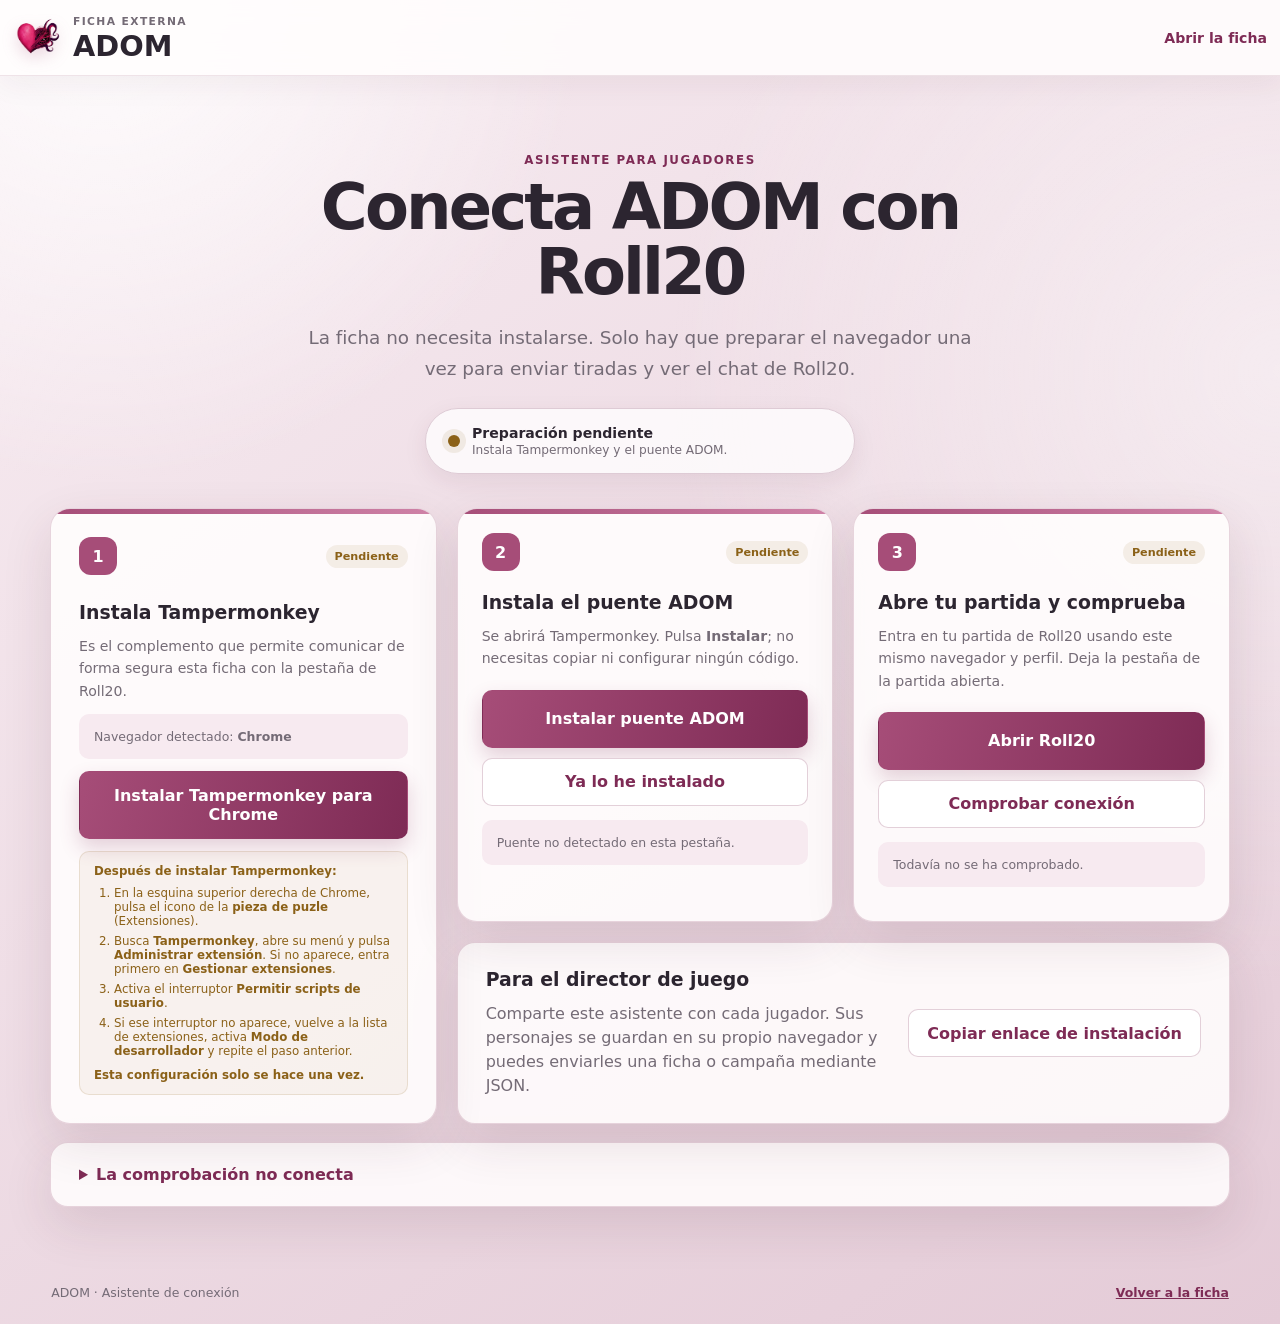
<file: instalar.html>
<!doctype html>
<html lang="es">
<head>
    <meta charset="utf-8">
    <meta name="viewport" content="width=device-width, initial-scale=1">
    <meta name="color-scheme" content="light">
    <title>Instalar ADOM con Roll20</title>
    <link rel="icon" type="image/png" href="favicon.png">
    <link rel="stylesheet" href="css/installer.css?v=19">
    <link rel="stylesheet" href="css/brand.css?v=1">
</head>
<body>
    <header class="installer-header">
        <a class="brand-block" href="index.html" aria-label="Volver a la ficha ADOM">
            <img class="brand-mark" src="logo.png" alt="Logo oficial de ADOM">
            <span class="brand-copy"><small class="brand-eyebrow">Ficha externa</small><strong class="brand-title">ADOM</strong></span>
        </a>
        <a class="header-sheet-link" href="index.html">Abrir la ficha</a>
    </header>

    <main class="installer-main">
        <section class="installer-hero">
            <p class="eyebrow">Asistente para jugadores</p>
            <h1>Conecta ADOM con Roll20</h1>
            <p class="hero-copy">La ficha no necesita instalarse. Solo hay que preparar el navegador una vez para enviar tiradas y ver el chat de Roll20.</p>
            <div class="overall-status" id="overallStatus" data-state="pending" role="status" aria-live="polite">
                <span class="status-light" aria-hidden="true"></span>
                <div>
                    <strong id="overallStatusTitle">Preparación pendiente</strong>
                    <span id="overallStatusText">Completa los tres pasos siguientes.</span>
                </div>
            </div>
        </section>

        <section class="setup-grid" aria-label="Pasos de instalación">
            <article class="setup-card" id="extensionStep" data-state="pending">
                <div class="step-heading">
                    <span class="step-number">1</span>
                    <span class="step-state">Pendiente</span>
                </div>
                <h2>Instala Tampermonkey</h2>
                <p class="step-description">Es el complemento que permite comunicar de forma segura esta ficha con la pestaña de Roll20.</p>
                <div class="setup-preaction">
                    <p class="browser-detection">Navegador detectado: <strong id="browserName">Comprobando…</strong></p>
                </div>
                <a class="action-button primary" id="tampermonkeyLink" href="https://www.tampermonkey.net/" target="_blank" rel="noopener">Instalar Tampermonkey</a>
                <div class="chromium-note" id="chromiumNote" hidden></div>
            </article>

            <div class="setup-secondary">
            <article class="setup-card" id="bridgeStep" data-state="pending">
                <div class="step-heading">
                    <span class="step-number">2</span>
                    <span class="step-state">Pendiente</span>
                </div>
                <h2 id="bridgeStepTitle">Instala el puente ADOM</h2>
                <p class="step-description" id="bridgeStepDescription">Se abrirá Tampermonkey. Pulsa <strong>Instalar</strong>; no necesitas copiar ni configurar ningún código.</p>
                <div class="setup-preaction" aria-hidden="true"></div>
                <a class="action-button primary" id="bridgeInstallLink" href="https://adom-web.vercel.app/tampermonkey/adom-roll20-bridge.user.js" target="_blank" rel="noopener">Instalar puente ADOM</a>
                <button class="action-button secondary" id="bridgeInstalledButton" type="button">Ya lo he instalado</button>
                <p class="version-line" id="bridgeVersion">Puente no detectado en esta pestaña.</p>
            </article>

            <article class="setup-card" id="roll20Step" data-state="pending">
                <div class="step-heading">
                    <span class="step-number">3</span>
                    <span class="step-state">Pendiente</span>
                </div>
                <h2>Abre tu partida y comprueba</h2>
                <p class="step-description">Entra en tu partida de Roll20 usando este mismo navegador y perfil. Deja la pestaña de la partida abierta.</p>
                <div class="setup-preaction" aria-hidden="true"></div>
                <a class="action-button primary" href="https://app.roll20.net/" target="_blank" rel="noopener">Abrir Roll20</a>
                <button class="action-button secondary" id="checkConnectionButton" type="button">Comprobar conexión</button>
                <p class="connection-result" id="connectionResult" aria-live="polite">Todavía no se ha comprobado.</p>
            </article>

            <section class="installer-tools">
                <div>
                    <h2>Para el director de juego</h2>
                    <p>Comparte este asistente con cada jugador. Sus personajes se guardan en su propio navegador y puedes enviarles una ficha o campaña mediante JSON.</p>
                </div>
                <div class="installer-copy-control">
                    <button class="action-button secondary" id="copyGuideLink" type="button">Copiar enlace de instalación</button>
                    <span class="copy-result" id="copyResult" aria-live="polite"></span>
                </div>
            </section>
            </div>
        </section>

        <section class="ready-panel" id="readyPanel" hidden>
            <div class="ready-icon" aria-hidden="true">✓</div>
            <div>
                <h2>Todo listo para jugar</h2>
                <p>Ya puedes abrir la ficha. Mantén Roll20 abierto en otra pestaña mientras juegas.</p>
            </div>
            <a class="action-button primary" href="index.html">Abrir mi ficha ADOM</a>
        </section>

        <details class="troubleshooting">
            <summary>La comprobación no conecta</summary>
            <ol>
                <li>Comprueba que has entrado dentro de una partida, no solo en la portada de Roll20.</li>
                <li>Confirma que Tampermonkey y <strong>ADOM External Sheet - Roll20 Bridge</strong> están activados.</li>
                <li>Usa el mismo navegador y el mismo perfil para la ficha y Roll20.</li>
                <li>Recarga tanto esta página como la pestaña de Roll20 después de instalar el puente.</li>
                <li>En Chrome o Edge, revisa que Tampermonkey tenga permiso para ejecutar scripts de usuario.</li>
            </ol>
        </details>
    </main>

    <footer class="installer-footer">
        <span>ADOM · Asistente de conexión</span>
        <a href="index.html">Volver a la ficha</a>
    </footer>

    <script src="js/roll20-bridge.js?v=40"></script>
    <script src="js/installer.js?v=7"></script>
</body>
</html>
</file>
<file: css/installer.css>
:root {
    --accent: #a64d78;
    --accent-strong: #7e2b55;
    --accent-soft: #f7eaf0;
    --ink: #2c2530;
    --muted: #746b76;
    --line: #decbd5;
    --surface: #fffdfd;
    --success: #237654;
    --success-soft: #e8f5ef;
    --danger: #9f3140;
    --warning: #8b6118;
    --shadow: 0 18px 50px rgba(72, 31, 51, 0.12);
}

* { box-sizing: border-box; }

html {
    min-width: 320px;
    min-height: 100%;
    background: #ead5df;
}

body {
    min-height: 100vh;
    margin: 0;
    color: var(--ink);
    background:
        radial-gradient(circle at 8% 0%, rgba(255, 255, 255, 0.88), transparent 30rem),
        radial-gradient(circle at 100% 28%, rgba(255, 255, 255, 0.48), transparent 38rem),
        linear-gradient(145deg, #f8edf2, #e4cbd7);
    font-family: Inter, ui-sans-serif, system-ui, -apple-system, BlinkMacSystemFont, "Segoe UI", sans-serif;
}

button, a { font: inherit; }

a { color: inherit; }

.installer-header {
    position: sticky;
    top: 0;
    z-index: 10;
    display: flex;
    align-items: center;
    justify-content: space-between;
    min-height: 76px;
    padding: 13px;
    border-bottom: 1px solid rgba(126, 43, 85, 0.12);
    background: rgba(255, 253, 253, 0.88);
    box-shadow: 0 8px 30px rgba(72, 31, 51, 0.06);
    backdrop-filter: blur(14px);
}

.header-sheet-link {
    color: var(--accent-strong);
    font-size: 0.88rem;
    font-weight: 800;
    text-decoration: none;
}

.header-sheet-link:hover { text-decoration: underline; }

.installer-main {
    width: min(1180px, calc(100% - 32px));
    margin: 0 auto;
    padding: clamp(38px, 6vw, 78px) 0 54px;
}

.installer-hero {
    display: grid;
    justify-items: center;
    max-width: 780px;
    margin: 0 auto 34px;
    text-align: center;
}

.eyebrow {
    margin: 0 0 8px;
    color: var(--accent-strong);
    font-size: 0.74rem;
    font-weight: 900;
    letter-spacing: 0.13em;
    text-transform: uppercase;
}

h1 {
    margin: 0;
    font-size: clamp(2rem, 5vw, 4rem);
    line-height: 1.02;
    letter-spacing: -0.045em;
}

.hero-copy {
    max-width: 680px;
    margin: 18px 0 24px;
    color: var(--muted);
    font-size: clamp(1rem, 2vw, 1.15rem);
    line-height: 1.65;
}

.overall-status {
    display: inline-flex;
    align-items: center;
    gap: 12px;
    min-width: min(100%, 430px);
    padding: 16px 22px;
    border: 1px solid var(--line);
    border-radius: 999px;
    background: rgba(255, 255, 255, 0.78);
    box-shadow: 0 8px 24px rgba(72, 31, 51, 0.08);
    text-align: left;
}

.overall-status > div {
    display: grid;
    gap: 2px;
}

.overall-status strong { font-size: 0.88rem; }
.overall-status span:not(.status-light) { color: var(--muted); font-size: 0.76rem; }

.status-light {
    flex: 0 0 auto;
    width: 12px;
    height: 12px;
    border-radius: 50%;
    background: var(--warning);
    box-shadow: 0 0 0 6px rgba(139, 97, 24, 0.1);
}

.overall-status[data-state="ready"] {
    border-color: rgba(35, 118, 84, 0.28);
    background: var(--success-soft);
}

.overall-status[data-state="ready"] .status-light {
    background: var(--success);
    box-shadow: 0 0 0 6px rgba(35, 118, 84, 0.1);
}

.overall-status[data-state="update"] {
    border-color: rgba(139, 97, 24, 0.28);
    background: rgba(255, 248, 231, 0.92);
}

.setup-grid {
    display: grid;
    grid-template-columns: minmax(0, 1fr) minmax(0, 2fr);
    align-items: stretch;
    gap: 20px;
}

#extensionStep {
    min-height: 0;
    align-self: stretch;
}
#bridgeStep,
#roll20Step {
    align-self: stretch;
}

.setup-secondary {
    display: grid;
    grid-template-columns: repeat(2, minmax(0, 1fr));
    align-items: stretch;
    gap: 20px;
}

.setup-secondary > .installer-tools {
    grid-column: 1 / -1;
    width: 100%;
    margin-top: 0;
}

.setup-card {
    position: relative;
    display: flex;
    flex-direction: column;
    min-height: 380px;
    padding: 28px;
    overflow: hidden;
    border: 1px solid rgba(126, 43, 85, 0.18);
    border-radius: 20px;
    background: rgba(255, 253, 253, 0.9);
    box-shadow: var(--shadow);
    transition: border-color 180ms ease, transform 180ms ease, box-shadow 180ms ease;
}

.setup-card::before {
    position: absolute;
    inset: 0 0 auto;
    height: 5px;
    background: linear-gradient(90deg, var(--accent), #cf82a7);
    content: "";
}

.setup-card[data-state="complete"] {
    border-color: rgba(35, 118, 84, 0.35);
    box-shadow: 0 18px 50px rgba(35, 118, 84, 0.09);
}

.setup-card[data-state="complete"]::before { background: var(--success); }

.setup-card[data-state="update"] {
    border-color: rgba(139, 97, 24, 0.38);
}

.setup-card[data-state="update"]::before { background: var(--warning); }

.step-heading {
    display: flex;
    align-items: center;
    justify-content: space-between;
    margin-bottom: 26px;
}

.step-number {
    display: grid;
    width: 38px;
    height: 38px;
    place-items: center;
    border-radius: 12px;
    color: #fff;
    background: var(--accent);
    font-weight: 900;
}

.step-state {
    padding: 5px 9px;
    border-radius: 999px;
    color: var(--warning);
    background: rgba(139, 97, 24, 0.09);
    font-size: 0.7rem;
    font-weight: 850;
}

.setup-card[data-state="complete"] .step-number { background: var(--success); }
.setup-card[data-state="complete"] .step-state { color: var(--success); background: var(--success-soft); }
.setup-card[data-state="update"] .step-number { background: var(--warning); }
.setup-card[data-state="update"] .step-state { color: var(--warning); background: rgba(139, 97, 24, 0.1); }

.setup-card h2,
.ready-panel h2,
.installer-tools h2 {
    margin: 0 0 12px;
    font-size: 1.18rem;
}

.setup-card p {
    margin: 0 0 20px;
    color: var(--muted);
    font-size: 0.88rem;
    line-height: 1.58;
}

@media (min-width: 901px) {
    #bridgeStep,
    #roll20Step {
        min-height: 0;
        padding: 24px;
    }

    #bridgeStep .step-heading,
    #roll20Step .step-heading {
        margin-bottom: 20px;
    }

    .step-description {
        min-height: 70px;
    }

    #bridgeStep .step-description,
    #roll20Step .step-description {
        min-height: 0;
    }

    #extensionStep .step-description {
        min-height: 0;
        margin-bottom: 12px;
    }

    .setup-secondary > .installer-tools {
        padding-block: 20px;
    }

    .setup-preaction {
        display: flex;
        align-items: flex-end;
        min-height: 0;
        margin-bottom: 12px;
    }

    .setup-preaction[aria-hidden="true"] {
        display: none;
    }

    .setup-preaction .browser-detection {
        width: 100%;
        margin: 0;
    }

    .setup-card > .action-button.primary {
        margin-top: 0;
        min-height: 68px;
    }

    #bridgeStep > .action-button.primary,
    #roll20Step > .action-button.primary {
        min-height: 58px;
    }
}

.browser-detection,
.version-line,
.connection-result {
    padding: 13px 15px;
    border-radius: 10px;
    background: var(--accent-soft);
    font-size: 0.78rem !important;
}

.version-line,
.connection-result {
    margin-top: 14px !important;
}

.setup-card > :last-child {
    margin-bottom: 0;
}

.setup-card[data-state="complete"] .version-line,
.connection-result[data-state="success"] {
    color: var(--success);
    background: var(--success-soft);
}

.setup-card[data-state="update"] .version-line {
    color: var(--warning);
    background: rgba(139, 97, 24, 0.08);
}

.connection-result[data-state="error"] {
    color: var(--danger);
    background: rgba(159, 49, 64, 0.08);
}

.chromium-note {
    margin: 12px 0 0 !important;
    padding: 12px 14px;
    border: 1px solid rgba(139, 97, 24, 0.14);
    border-radius: 10px;
    color: var(--warning) !important;
    background: rgba(139, 97, 24, 0.055);
    font-size: 0.74rem !important;
}

.chromium-note > strong {
    display: block;
    margin-bottom: 8px;
}

.chromium-note ol {
    margin: 0;
    padding-left: 20px;
}

.chromium-note li + li {
    margin-top: 6px;
}

.chromium-note > span {
    display: block;
    margin-top: 10px;
    font-weight: 700;
}

.action-button {
    display: inline-flex;
    align-items: center;
    justify-content: center;
    min-height: 48px;
    margin-top: auto;
    padding: 12px 18px;
    border: 1px solid transparent;
    border-radius: 10px;
    cursor: pointer;
    font-weight: 850;
    text-align: center;
    text-decoration: none;
    transition: transform 150ms ease, box-shadow 150ms ease, background 150ms ease;
}

.action-button[hidden] {
    display: none;
}

.action-button + .action-button { margin-top: 10px; }

.action-button:hover {
    transform: translateY(-1px);
}

.action-button:focus-visible {
    outline: 3px solid rgba(166, 77, 120, 0.22);
    outline-offset: 2px;
}

.action-button.primary {
    color: #fff;
    background: linear-gradient(105deg, var(--accent), var(--accent-strong));
    box-shadow: 0 9px 20px rgba(126, 43, 85, 0.2);
}

.action-button.secondary {
    color: var(--accent-strong);
    border-color: rgba(126, 43, 85, 0.22);
    background: #fff;
}

.action-button:disabled {
    opacity: 0.6;
    cursor: wait;
    transform: none;
}

.ready-panel,
.installer-tools,
.troubleshooting {
    margin-top: 18px;
    border: 1px solid rgba(126, 43, 85, 0.18);
    border-radius: 18px;
    background: rgba(255, 253, 253, 0.88);
    box-shadow: var(--shadow);
}

.ready-panel {
    display: grid;
    grid-template-columns: auto minmax(0, 1fr) auto;
    align-items: center;
    gap: 20px;
    padding: 26px 28px;
    border-color: rgba(35, 118, 84, 0.35);
    background: var(--success-soft);
}

.ready-panel[hidden] { display: none; }

.ready-panel p,
.installer-tools p { margin: 0; color: var(--muted); line-height: 1.5; }

.ready-icon {
    display: grid;
    width: 48px;
    height: 48px;
    place-items: center;
    border-radius: 50%;
    color: #fff;
    background: var(--success);
    font-size: 1.4rem;
    font-weight: 900;
}

.ready-panel .action-button { margin: 0; }

.installer-tools {
    display: grid;
    grid-template-columns: minmax(0, 1fr) auto;
    align-items: center;
    gap: 22px;
    padding: 28px;
}

.installer-tools .action-button { margin: 0; }

.installer-copy-control {
    display: grid;
    justify-items: stretch;
    gap: 8px;
}

.copy-result {
    color: var(--success);
    font-size: 0.76rem;
    line-height: 1.35;
    text-align: center;
}

.copy-result:empty { display: none; }

.troubleshooting { padding: 0 28px; }

.troubleshooting summary {
    padding: 22px 0;
    color: var(--accent-strong);
    cursor: pointer;
    font-weight: 850;
}

.troubleshooting ol {
    margin: 0 0 26px;
    padding-left: 22px;
    color: var(--muted);
    line-height: 1.7;
}

.installer-footer {
    display: flex;
    justify-content: space-between;
    gap: 18px;
    padding: 24px clamp(18px, 4vw, 64px);
    color: var(--muted);
    font-size: 0.78rem;
}

.installer-footer a { color: var(--accent-strong); font-weight: 800; }

@media (max-width: 900px) {
    .setup-grid {
        grid-template-columns: 1fr;
    }
    .setup-secondary {
        grid-template-columns: 1fr;
    }
    .setup-card {
        min-height: 0;
        padding: 24px;
    }
    .action-button { margin-top: 8px; }
}

@media (max-width: 640px) {
    .installer-header { min-height: 76px; }
    .installer-main { width: min(100% - 22px, 1180px); padding-top: 34px; }
    .overall-status { padding: 14px 17px; }
    .setup-grid { gap: 14px; }
    .setup-card { padding: 20px; }
    .step-heading { margin-bottom: 20px; }
    .ready-panel,
    .installer-tools { padding: 22px 18px; }
    .troubleshooting { padding: 0 18px; }
    .ready-panel,
    .installer-tools { grid-template-columns: 1fr; text-align: center; }
    .ready-icon { margin: 0 auto; }
    .installer-tools .action-button,
    .ready-panel .action-button { width: 100%; }
    .installer-copy-control { width: 100%; }
    .copy-result { text-align: center; }
}
</file>
<file: css/brand.css>
.brand-block {
    display: flex;
    align-items: center;
    gap: 12px;
    color: inherit;
    text-decoration: none;
}

.brand-mark {
    display: block;
    width: 48px;
    height: 48px;
    object-fit: contain;
    filter: drop-shadow(0 6px 8px rgba(var(--accent-rgb, 166, 77, 120), 0.22));
}

.brand-copy {
    display: block;
}

.brand-eyebrow {
    display: block;
    margin: 0 0 4px;
    color: var(--muted);
    font-size: 0.67rem;
    font-weight: 800;
    letter-spacing: 0.13em;
    line-height: normal;
    text-transform: uppercase;
}

.brand-title {
    display: block;
    margin: 0;
    font-size: 1.8rem;
    font-weight: 700;
    letter-spacing: normal;
    line-height: 1;
}
</file>
